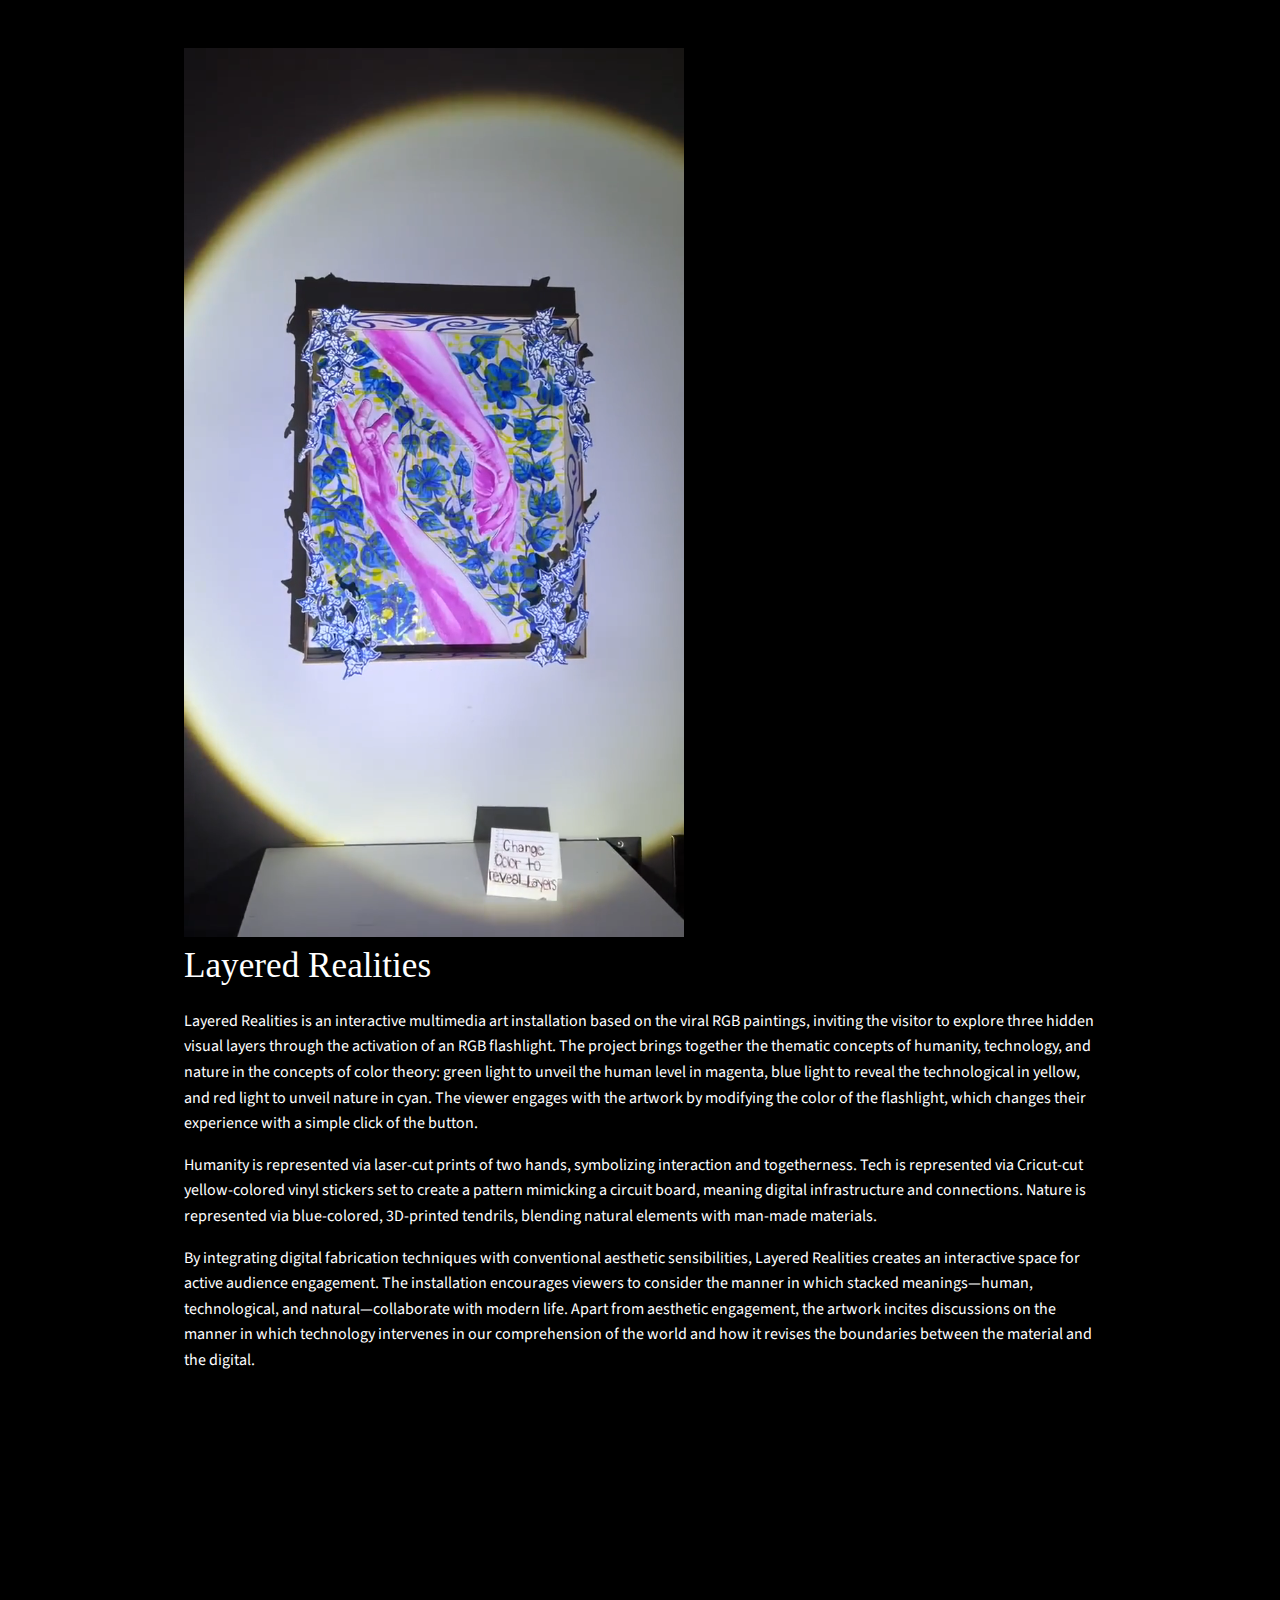
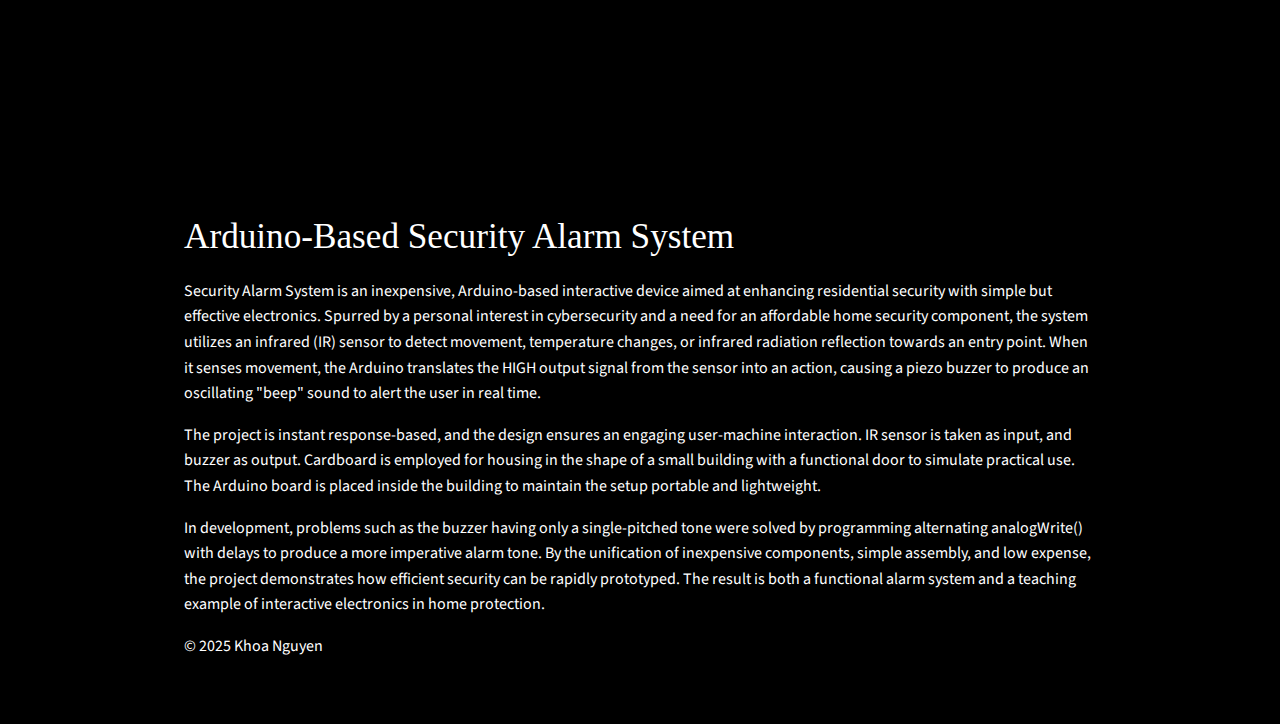
<file: portfolio/index.html>
<!DOCTYPE html>
<html lang="en">
<head>
  <meta charset="utf-8">
  <meta name="viewport" content="width=device-width, initial-scale=1">
  <title>Khoa Nguyen</title>
  <meta name="description" content="Introducing Khoa Nguyen">
  <link rel="stylesheet" href="../style.css">
</head>
<body>
  <main>
    <section>
      <video width="500" autoplay loop muted playsinline>
        <source src="video.mp4" type="video/mp4">
        Your browser does not support the video tag.
      </video>

      <h1>Layered Realities</h1>
      <p>Layered Realities is an interactive multimedia art installation based on the viral RGB paintings, inviting the visitor to explore three hidden visual layers through the activation of an RGB flashlight. The project brings together the thematic concepts of humanity, technology, and nature in the concepts of color theory: green light to unveil the human level in magenta, blue light to reveal the technological in yellow, and red light to unveil nature in cyan. The viewer engages with the artwork by modifying the color of the flashlight, which changes their experience with a simple click of the button.</p>
      <p>Humanity is represented via laser-cut prints of two hands, symbolizing interaction and togetherness. Tech is represented via Cricut-cut yellow-colored vinyl stickers set to create a pattern mimicking a circuit board, meaning digital infrastructure and connections. Nature is represented via blue-colored, 3D-printed tendrils, blending natural elements with man-made materials.</p>
      <p>By integrating digital fabrication techniques with conventional aesthetic sensibilities, Layered Realities creates an interactive space for active audience engagement. The installation encourages viewers to consider the manner in which stacked meanings—human, technological, and natural—collaborate with modern life. Apart from aesthetic engagement, the artwork incites discussions on the manner in which technology intervenes in our comprehension of the world and how it revises the boundaries between the material and the digital.</p>
    </section>

    <br/>
    <br/>
    <br/>
    <br/>

    <section>
      <iframe width="560" height="315" 
          src="https://www.youtube.com/embed/nzA-JEQmHBs" 
          title="Arduino-Based Security Alarm System" 
          frameborder="0"
          allow="accelerometer; autoplay; clipboard-write; encrypted-media; gyroscope; picture-in-picture; web-share"
          allowfullscreen>
      </iframe>
      
      <h1>Arduino-Based Security Alarm System</h1>
      <p>Security Alarm System is an inexpensive, Arduino-based interactive device aimed at enhancing residential security with simple but effective electronics. Spurred by a personal interest in cybersecurity and a need for an affordable home security component, the system utilizes an infrared (IR) sensor to detect movement, temperature changes, or infrared radiation reflection towards an entry point. When it senses movement, the Arduino translates the HIGH output signal from the sensor into an action, causing a piezo buzzer to produce an oscillating "beep" sound to alert the user in real time.</p>
      <p>The project is instant response-based, and the design ensures an engaging user-machine interaction. IR sensor is taken as input, and buzzer as output. Cardboard is employed for housing in the shape of a small building with a functional door to simulate practical use. The Arduino board is placed inside the building to maintain the setup portable and lightweight.
</p>
      <p>In development, problems such as the buzzer having only a single-pitched tone were solved by programming alternating analogWrite() with delays to produce a more imperative alarm tone. By the unification of inexpensive components, simple assembly, and low expense, the project demonstrates how efficient security can be rapidly prototyped. The result is both a functional alarm system and a teaching example of interactive electronics in home protection.</p>
    </section>
  </main>

  <footer>
    <p>© 2025 Khoa Nguyen</p>
  </footer>

  
</body>
</html>
</file>
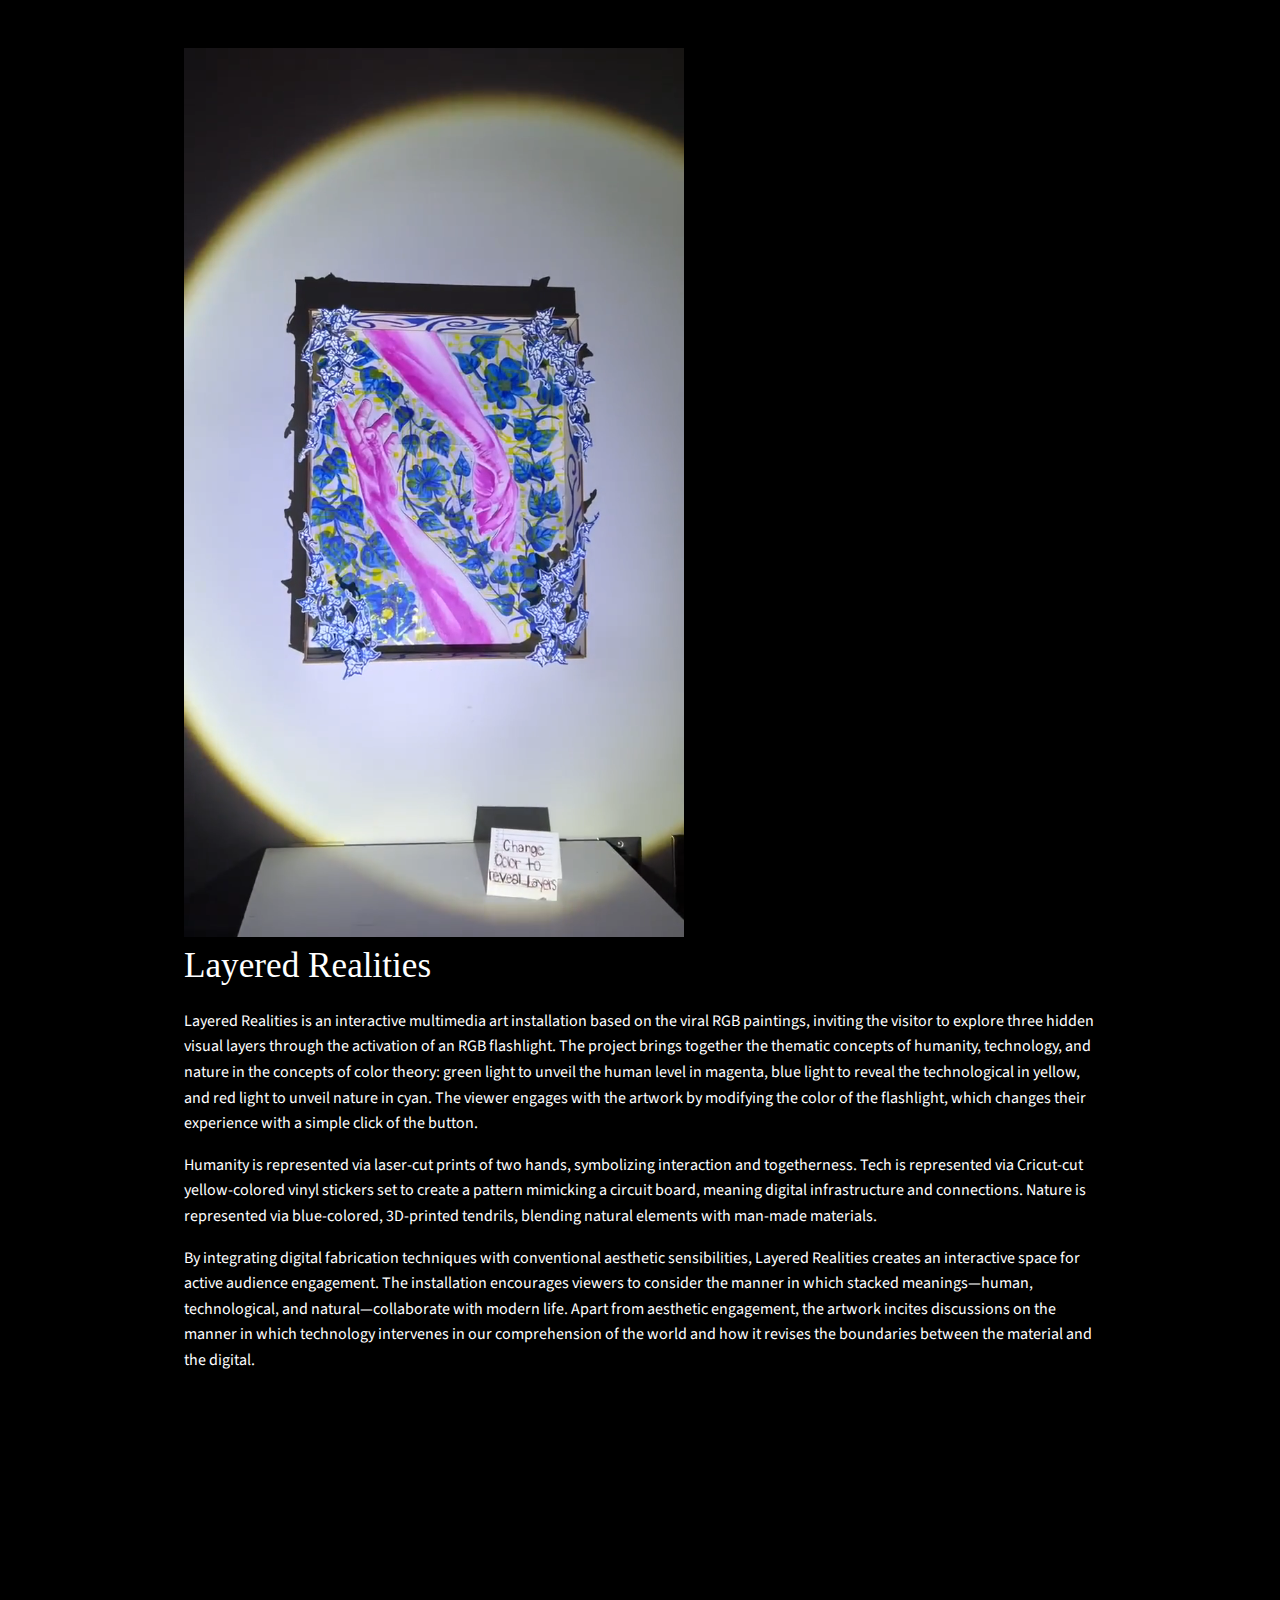
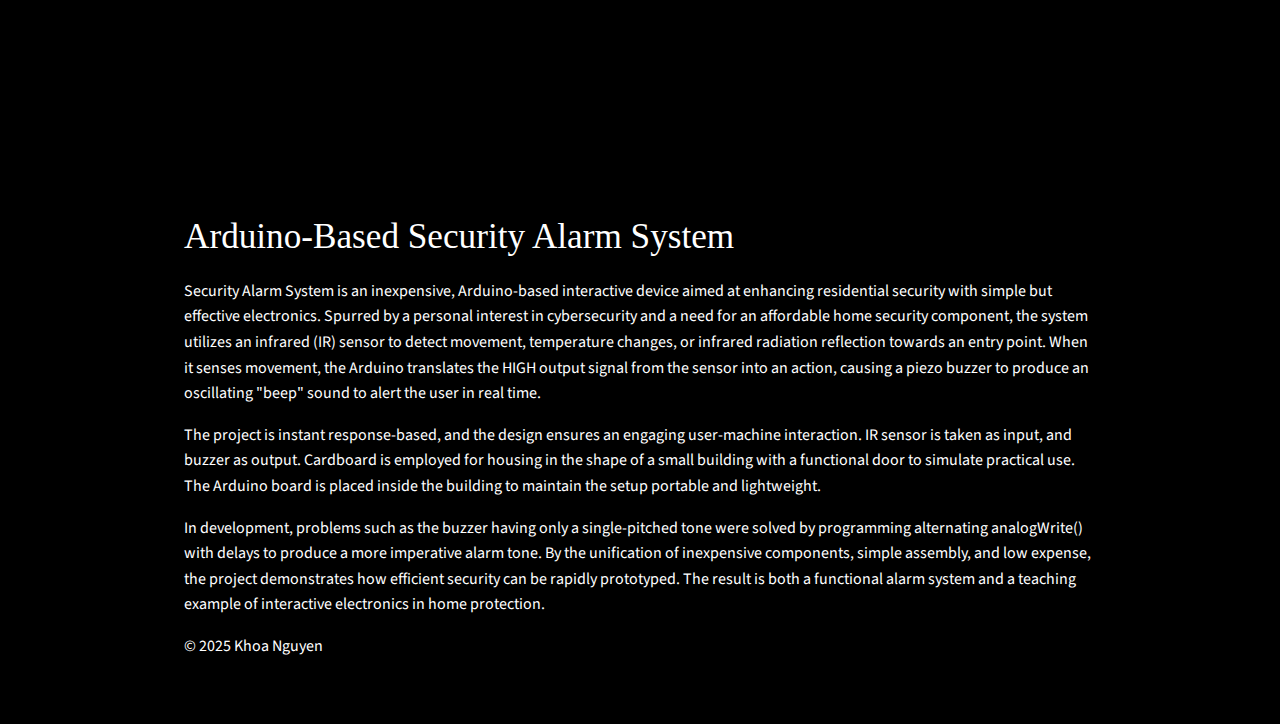
<file: portfolio.html>
<!DOCTYPE html>
<html lang="en">
<head>
  <meta charset="utf-8">
  <meta name="viewport" content="width=device-width, initial-scale=1">
  <title>Khoa Nguyen</title>
  <meta name="description" content="Introducing Khoa Nguyen">
  <link rel="stylesheet" href="style.css">
</head>
<body>
  <main>
    <section>
      <video width="500" autoplay loop muted playsinline>
        <source src="video.mp4" type="video/mp4">
        Your browser does not support the video tag.
      </video>

      <h1>Layered Realities</h1>
      <p>Layered Realities is an interactive multimedia art installation based on the viral RGB paintings, inviting the visitor to explore three hidden visual layers through the activation of an RGB flashlight. The project brings together the thematic concepts of humanity, technology, and nature in the concepts of color theory: green light to unveil the human level in magenta, blue light to reveal the technological in yellow, and red light to unveil nature in cyan. The viewer engages with the artwork by modifying the color of the flashlight, which changes their experience with a simple click of the button.</p>
      <p>Humanity is represented via laser-cut prints of two hands, symbolizing interaction and togetherness. Tech is represented via Cricut-cut yellow-colored vinyl stickers set to create a pattern mimicking a circuit board, meaning digital infrastructure and connections. Nature is represented via blue-colored, 3D-printed tendrils, blending natural elements with man-made materials.</p>
      <p>By integrating digital fabrication techniques with conventional aesthetic sensibilities, Layered Realities creates an interactive space for active audience engagement. The installation encourages viewers to consider the manner in which stacked meanings—human, technological, and natural—collaborate with modern life. Apart from aesthetic engagement, the artwork incites discussions on the manner in which technology intervenes in our comprehension of the world and how it revises the boundaries between the material and the digital.</p>
    </section>

    <br/>
    <br/>
    <br/>
    <br/>

    <section>
      <iframe width="560" height="315" 
          src="https://www.youtube.com/embed/nzA-JEQmHBs" 
          title="Arduino-Based Security Alarm System" 
          frameborder="0"
          allow="accelerometer; autoplay; clipboard-write; encrypted-media; gyroscope; picture-in-picture; web-share"
          allowfullscreen>
      </iframe>
      
      <h1>Arduino-Based Security Alarm System</h1>
      <p>Security Alarm System is an inexpensive, Arduino-based interactive device aimed at enhancing residential security with simple but effective electronics. Spurred by a personal interest in cybersecurity and a need for an affordable home security component, the system utilizes an infrared (IR) sensor to detect movement, temperature changes, or infrared radiation reflection towards an entry point. When it senses movement, the Arduino translates the HIGH output signal from the sensor into an action, causing a piezo buzzer to produce an oscillating "beep" sound to alert the user in real time.</p>
      <p>The project is instant response-based, and the design ensures an engaging user-machine interaction. IR sensor is taken as input, and buzzer as output. Cardboard is employed for housing in the shape of a small building with a functional door to simulate practical use. The Arduino board is placed inside the building to maintain the setup portable and lightweight.
</p>
      <p>In development, problems such as the buzzer having only a single-pitched tone were solved by programming alternating analogWrite() with delays to produce a more imperative alarm tone. By the unification of inexpensive components, simple assembly, and low expense, the project demonstrates how efficient security can be rapidly prototyped. The result is both a functional alarm system and a teaching example of interactive electronics in home protection.</p>
    </section>
  </main>

  <footer>
    <p>© 2025 Khoa Nguyen</p>
  </footer>

  
</body>
</html>
</file>
<file: style.css>
/* Import Source Sans Pro */
@import url('https://fonts.googleapis.com/css2?family=Source+Sans+Pro:wght@400;600&display=swap');

/* ============= Base Colors ============= */
:root {
  --bg: #000000;   /* Black background */
  --fg: #ffffff;   /* White text */
  --muted: #bbbbbb;
  --accent: #f5f5f5;

  --radius: 12px;
  --shadow: 0 2px 12px rgba(255, 255, 255, 0.05);

  /* Fonts */
  --font-body: "Source Sans Pro", sans-serif;
  --font-heading: Georgia, "Times New Roman", Times, serif;
}

/* Reset */
*,
*::before,
*::after { box-sizing: border-box; }

html, body {
  margin: 0;
  padding: 0;
}

body {
  font-family: var(--font-body);
  background: var(--bg);
  color: var(--fg);
  line-height: 1.6;
  font-size: 16px;
  max-width: 60rem;
  padding: 48px 24px;
  margin: 0 auto;
}

/* ============= Typography ============= */
h1, h2, h3 {
  font-family: var(--font-heading); /* serif for headings */
  font-weight: 400;                 /* lighter for editorial feel */
  margin: 0 0 0.6em;
  color: var(--fg);
  line-height: 1.2;
}

h1 { font-size: 2.2rem; }
h2 { font-size: 1.6rem; }
h3 { font-size: 1.2rem; }

p {
  margin: 0 0 1em;
  color: var(--fg);
  font-weight: 400;
}

.small {
  font-size: 0.9rem;
  color: var(--muted);
}

/* ============= Links & Buttons ============= */
a {
  color: var(--accent);
  text-decoration: none;
  border-bottom: 1px solid var(--muted);
  transition: color 0.2s ease, border-color 0.2s ease;
}
a:hover {
  color: var(--fg);
  border-color: var(--fg);
}

.button {
  display: inline-block;
  padding: 10px 18px;
  border-radius: var(--radius);
  border: 1px solid var(--accent);
  background: transparent;
  color: var(--accent);
  font-weight: 600;
  transition: background 0.2s ease, color 0.2s ease;
}
.button:hover {
  background: var(--accent);
  color: var(--bg);
}
</file>
